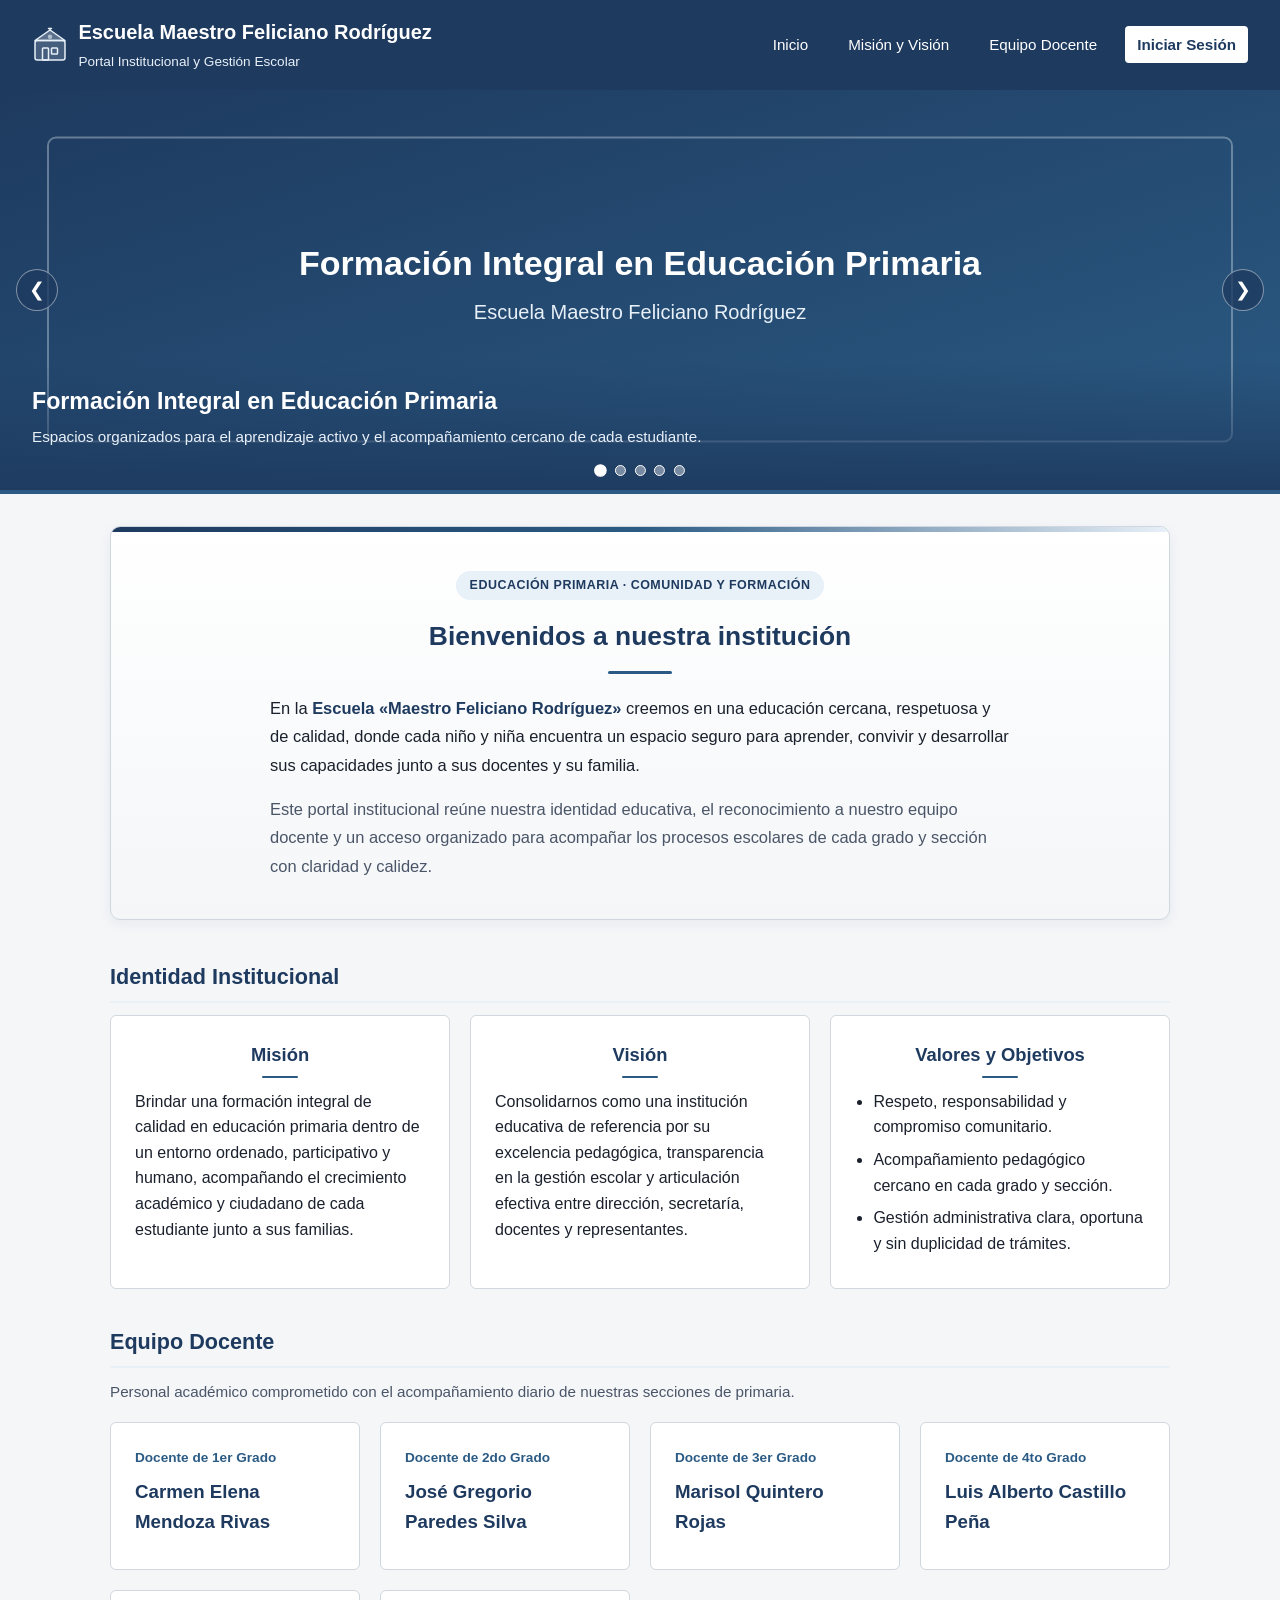
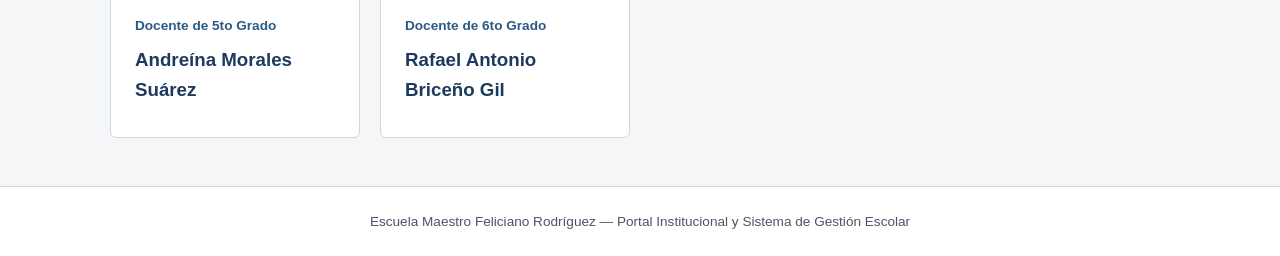
<file: frontend/index.html>
<!DOCTYPE html>
<html lang="es">
<head>
  <meta charset="UTF-8" />
  <meta name="viewport" content="width=device-width, initial-scale=1.0" />
  <title>Escuela Maestro Feliciano Rodríguez | Portal Institucional</title>
  <link rel="stylesheet" href="css/styles.css" />
</head>
<body>
  <header class="topbar">
    <div class="topbar__marca">
      <div class="topbar__marca-grupo">
        <svg class="topbar__icono" viewBox="0 0 48 48" fill="none" xmlns="http://www.w3.org/2000/svg" aria-hidden="true">
          <rect x="4" y="18" width="40" height="26" rx="3" fill="#e8f0f8" fill-opacity="0.2" stroke="#e8f0f8" stroke-width="2"/>
          <path d="M24 4L4 18h40L24 4z" fill="#e8f0f8" fill-opacity="0.3" stroke="#e8f0f8" stroke-width="2" stroke-linejoin="round"/>
          <rect x="14" y="28" width="8" height="16" rx="1" fill="none" stroke="#e8f0f8" stroke-width="2"/>
          <rect x="26" y="28" width="8" height="8" rx="1" fill="none" stroke="#e8f0f8" stroke-width="2"/>
          <circle cx="24" cy="13" r="3" fill="#e8f0f8" fill-opacity="0.6"/>
          <line x1="24" y1="4" x2="24" y2="2" stroke="#e8f0f8" stroke-width="2" stroke-linecap="round"/>
          <line x1="22" y1="2" x2="26" y2="2" stroke="#e8f0f8" stroke-width="2" stroke-linecap="round"/>
        </svg>
        <div>
          <h1>Escuela Maestro Feliciano Rodríguez</h1>
          <span>Portal Institucional y Gestión Escolar</span>
        </div>
      </div>
    </div>
    <nav class="nav-links" aria-label="Navegación principal">
      <a href="#inicio">Inicio</a>
      <a href="#mision-vision">Misión y Visión</a>
      <a href="#docentes">Equipo Docente</a>
      <a href="pages/login.html" class="btn-acceso">Iniciar Sesión</a>
    </nav>
  </header>

  <!-- Carrusel dinámico protagonista -->
  <section id="inicio" class="carrusel" aria-label="Galería institucional">
    <div id="carrusel-principal" class="carrusel__contenedor">
      <div id="carrusel-slides" class="carrusel__slides"></div>

      <button
        type="button"
        id="carrusel-prev"
        class="carrusel__control carrusel__control--prev"
        aria-label="Imagen anterior"
      >
        &#10094;
      </button>
      <button
        type="button"
        id="carrusel-next"
        class="carrusel__control carrusel__control--next"
        aria-label="Imagen siguiente"
      >
        &#10095;
      </button>

      <div id="carrusel-indicadores" class="carrusel__indicadores" aria-label="Indicadores del carrusel"></div>
    </div>
  </section>

  <main class="contenedor">
    <!-- Bienvenida e identidad institucional -->
    <section class="bienvenida">
      <span class="bienvenida__etiqueta">Educación Primaria · Comunidad y Formación</span>
      <h2>Bienvenidos a nuestra institución</h2>
      <hr class="bienvenida__separador" />
      <p>
        En la <strong>Escuela «Maestro Feliciano Rodríguez»</strong> creemos en una educación
        cercana, respetuosa y de calidad, donde cada niño y niña encuentra un espacio seguro para
        aprender, convivir y desarrollar sus capacidades junto a sus docentes y su familia.
      </p>
      <p>
        Este portal institucional reúne nuestra identidad educativa, el reconocimiento a nuestro
        equipo docente y un acceso organizado para acompañar los procesos escolares de cada grado
        y sección con claridad y calidez.
      </p>
    </section>

    <!-- Misión, Visión y Valores / Objetivos -->
    <section id="mision-vision" class="bloque-institucional">
      <h2 class="bloque-titulo">Identidad Institucional</h2>
      <div class="grid-3">
        <article class="card card--centrada">
          <h3>Misión</h3>
          <p>
            Brindar una formación integral de calidad en educación primaria dentro de un entorno ordenado,
            participativo y humano, acompañando el crecimiento académico y ciudadano de cada estudiante
            junto a sus familias.
          </p>
        </article>

        <article class="card card--centrada">
          <h3>Visión</h3>
          <p>
            Consolidarnos como una institución educativa de referencia por su excelencia pedagógica,
            transparencia en la gestión escolar y articulación efectiva entre dirección, secretaría,
            docentes y representantes.
          </p>
        </article>

        <article class="card card--centrada">
          <h3>Valores y Objetivos</h3>
          <ul class="lista-valores">
            <li>Respeto, responsabilidad y compromiso comunitario.</li>
            <li>Acompañamiento pedagógico cercano en cada grado y sección.</li>
            <li>Gestión administrativa clara, oportuna y sin duplicidad de trámites.</li>
          </ul>
        </article>
      </div>
    </section>

    <!-- Equipo Docente público -->
    <section id="docentes" class="bloque-institucional">
      <h2 class="bloque-titulo">Equipo Docente</h2>
      <p class="bloque-subtitulo">
        Personal académico comprometido con el acompañamiento diario de nuestras secciones de primaria.
      </p>
      <div id="lista-docentes" class="grid-3" aria-live="polite"></div>
    </section>
  </main>

  <footer class="footer">
    Escuela Maestro Feliciano Rodríguez — Portal Institucional y Sistema de Gestión Escolar
  </footer>

  <script src="js/config.js"></script>
  <script src="js/portal.js"></script>
</body>
</html>
</file>
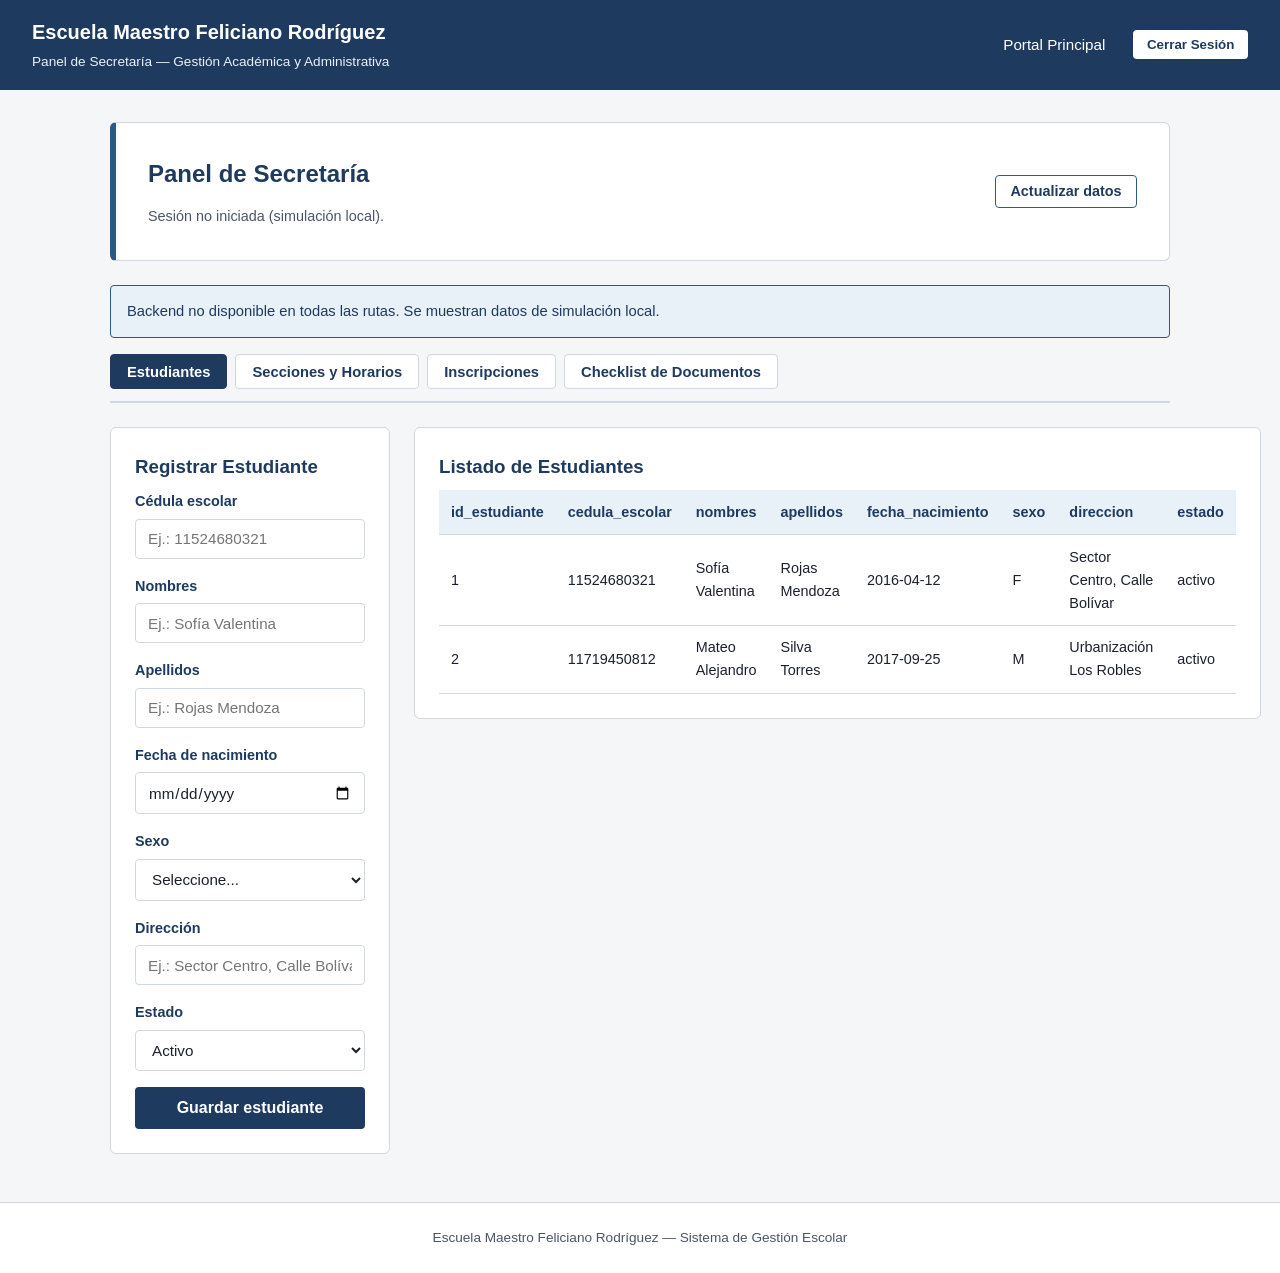
<file: frontend/pages/panel-secretaria.html>
<!DOCTYPE html>
<html lang="es">
<head>
  <meta charset="UTF-8" />
  <meta name="viewport" content="width=device-width, initial-scale=1.0" />
  <title>Panel de Secretaría | Escuela Maestro Feliciano Rodríguez</title>
  <link rel="stylesheet" href="../css/styles.css" />
</head>
<body>
  <header class="topbar">
    <div class="topbar__marca">
      <h1>Escuela Maestro Feliciano Rodríguez</h1>
      <span>Panel de Secretaría — Gestión Académica y Administrativa</span>
    </div>
    <nav class="nav-links">
      <a href="../index.html">Portal Principal</a>
      <button type="button" id="btn-cerrar-sesion" class="btn-acceso" style="border: none; padding: 0.45rem 0.85rem; border-radius: 4px; cursor: pointer;">
        Cerrar Sesión
      </button>
    </nav>
  </header>

  <main class="contenedor">
    <section class="hero panel-cabecera">
      <div>
        <h2>Panel de Secretaría</h2>
        <p id="usuario-actual" class="panel-usuario">Cargando sesión...</p>
      </div>
      <button type="button" id="btn-recargar-datos" class="btn-secundario">Actualizar datos</button>
    </section>

    <div id="mensaje-panel" class="mensaje-estado" role="alert" aria-live="polite"></div>

    <nav class="panel-tabs" aria-label="Secciones del panel de secretaría">
      <button type="button" class="panel-tab panel-tab--activa" data-tab="estudiantes">Estudiantes</button>
      <button type="button" class="panel-tab" data-tab="secciones">Secciones y Horarios</button>
      <button type="button" class="panel-tab" data-tab="inscripciones">Inscripciones</button>
      <button type="button" class="panel-tab" data-tab="checklist">Checklist de Documentos</button>
    </nav>

    <!-- Sección 1: Estudiantes -->
    <section id="seccion-estudiantes" class="panel-seccion panel-seccion--activa">
      <div class="grid-panel">
        <article class="card">
          <h3>Registrar Estudiante</h3>
          <form id="form-estudiante">
            <div class="form-grupo">
              <label for="cedula_escolar">Cédula escolar</label>
              <input type="text" id="cedula_escolar" name="cedula_escolar" placeholder="Ej.: 11524680321" required />
            </div>
            <div class="form-grupo">
              <label for="nombres">Nombres</label>
              <input type="text" id="nombres" name="nombres" placeholder="Ej.: Sofía Valentina" required />
            </div>
            <div class="form-grupo">
              <label for="apellidos">Apellidos</label>
              <input type="text" id="apellidos" name="apellidos" placeholder="Ej.: Rojas Mendoza" required />
            </div>
            <div class="form-grupo">
              <label for="fecha_nacimiento">Fecha de nacimiento</label>
              <input type="date" id="fecha_nacimiento" name="fecha_nacimiento" required />
            </div>
            <div class="form-grupo">
              <label for="sexo">Sexo</label>
              <select id="sexo" name="sexo" required>
                <option value="">Seleccione...</option>
                <option value="F">Femenino (F)</option>
                <option value="M">Masculino (M)</option>
              </select>
            </div>
            <div class="form-grupo">
              <label for="direccion">Dirección</label>
              <input type="text" id="direccion" name="direccion" placeholder="Ej.: Sector Centro, Calle Bolívar" required />
            </div>
            <div class="form-grupo">
              <label for="estado_estudiante">Estado</label>
              <select id="estado_estudiante" name="estado" required>
                <option value="activo">Activo</option>
                <option value="inactivo">Inactivo</option>
              </select>
            </div>
            <button type="submit" class="btn-primario">Guardar estudiante</button>
          </form>
        </article>

        <article class="card">
          <h3>Listado de Estudiantes</h3>
          <div class="tabla-contenedor">
            <table class="tabla-datos">
              <thead>
                <tr>
                  <th>id_estudiante</th>
                  <th>cedula_escolar</th>
                  <th>nombres</th>
                  <th>apellidos</th>
                  <th>fecha_nacimiento</th>
                  <th>sexo</th>
                  <th>direccion</th>
                  <th>estado</th>
                </tr>
              </thead>
              <tbody id="tabla-estudiantes"></tbody>
            </table>
          </div>
        </article>
      </div>
    </section>

    <!-- Sección 2: SECCION + Horarios y Aulas -->
    <section id="seccion-secciones" class="panel-seccion">
      <div class="grid-panel" style="margin-bottom: 1.5rem;">
        <article class="card">
          <h3>Crear Sección</h3>
          <form id="form-seccion">
            <div class="form-grupo">
              <label for="grado">Grado</label>
              <select id="grado" name="grado" required>
                <option value="">Seleccione grado...</option>
                <option value="1er Grado">1er Grado</option>
                <option value="2do Grado">2do Grado</option>
                <option value="3er Grado">3er Grado</option>
                <option value="4to Grado">4to Grado</option>
                <option value="5to Grado">5to Grado</option>
                <option value="6to Grado">6to Grado</option>
              </select>
            </div>
            <div class="form-grupo">
              <label for="letra_seccion">Letra de sección</label>
              <input type="text" id="letra_seccion" name="letra_seccion" maxlength="2" placeholder="Ej.: A" required />
            </div>
            <div class="form-grupo">
              <label for="periodo_escolar">Periodo escolar</label>
              <input type="text" id="periodo_escolar" name="periodo_escolar" placeholder="Ej.: 2026-2027" required />
            </div>
            <div class="form-grupo">
              <label for="id_docente">ID del docente (id_docente)</label>
              <input type="number" id="id_docente" name="id_docente" min="1" placeholder="Ej.: 10" required />
            </div>
            <button type="submit" class="btn-primario">Guardar sección</button>
          </form>
        </article>

        <article class="card">
          <h3>Secciones Registradas</h3>
          <div class="tabla-contenedor">
            <table class="tabla-datos">
              <thead>
                <tr>
                  <th>id_seccion</th>
                  <th>grado</th>
                  <th>letra_seccion</th>
                  <th>periodo_escolar</th>
                  <th>id_docente</th>
                </tr>
              </thead>
              <tbody id="tabla-secciones"></tbody>
            </table>
          </div>
        </article>
      </div>

      <div class="grid-panel">
        <article class="card">
          <h3>Asignar Horario y Aula</h3>
          <form id="form-horario">
            <div class="form-grupo">
              <label for="horario_id_seccion">Sección (id_seccion)</label>
              <select id="horario_id_seccion" name="id_seccion" required></select>
            </div>
            <div class="form-grupo">
              <label for="horario_id_docente">ID del docente (id_docente)</label>
              <input type="number" id="horario_id_docente" name="id_docente" min="1" required />
            </div>
            <div class="form-grupo">
              <label for="horario_grado">Grado</label>
              <input type="text" id="horario_grado" name="grado" readonly required />
            </div>
            <div class="form-grupo">
              <label for="horario_letra_seccion">Letra de sección</label>
              <input type="text" id="horario_letra_seccion" name="letra_seccion" readonly required />
            </div>
            <div class="form-grupo">
              <label for="bloque_horario">Bloque horario</label>
              <input type="text" id="bloque_horario" name="bloque_horario" placeholder="Ej.: Lun-Mie 07:30-09:00" required />
            </div>
            <div class="form-grupo">
              <label for="aula">Aula</label>
              <input type="text" id="aula" name="aula" placeholder="Ej.: Aula 03" required />
            </div>
            <button type="submit" class="btn-primario">Asignar horario</button>
          </form>
        </article>

        <article class="card">
          <h3>Horarios y Aulas Asignadas</h3>
          <div class="tabla-contenedor">
            <table class="tabla-datos">
              <thead>
                <tr>
                  <th>id_seccion</th>
                  <th>grado / letra_seccion</th>
                  <th>id_docente</th>
                  <th>bloque_horario</th>
                  <th>aula</th>
                  <th>Estado</th>
                </tr>
              </thead>
              <tbody id="tabla-horarios"></tbody>
            </table>
          </div>
        </article>
      </div>
    </section>

    <!-- Sección 3: INSCRIPCION -->
    <section id="seccion-inscripciones" class="panel-seccion">
      <div class="grid-panel">
        <article class="card">
          <h3>Registrar Inscripción</h3>
          <form id="form-inscripcion">
            <div class="form-grupo">
              <label for="inscripcion_id_estudiante">Estudiante (id_estudiante)</label>
              <select id="inscripcion_id_estudiante" name="id_estudiante" required></select>
            </div>
            <div class="form-grupo">
              <label for="inscripcion_id_seccion">Sección (id_seccion)</label>
              <select id="inscripcion_id_seccion" name="id_seccion" required></select>
            </div>
            <div class="form-grupo">
              <label for="fecha_inscripcion">Fecha de inscripción</label>
              <input type="date" id="fecha_inscripcion" name="fecha_inscripcion" required />
            </div>
            <div class="form-grupo">
              <label for="estado">Estado</label>
              <select id="estado" name="estado" required>
                <option value="pendiente">Pendiente</option>
                <option value="en_revision">En revisión</option>
                <option value="aprobada">Aprobada</option>
                <option value="rechazada">Rechazada</option>
              </select>
            </div>
            <button type="submit" class="btn-primario">Guardar inscripción</button>
          </form>
        </article>

        <article class="card">
          <h3>Listado de Inscripciones</h3>
          <div class="tabla-contenedor">
            <table class="tabla-datos">
              <thead>
                <tr>
                  <th>id_inscripcion</th>
                  <th>fecha_inscripcion</th>
                  <th>estado</th>
                  <th>id_estudiante</th>
                  <th>id_seccion</th>
                </tr>
              </thead>
              <tbody id="tabla-inscripciones"></tbody>
            </table>
          </div>
        </article>
      </div>
    </section>

    <!-- Sección 4: CHECKLIST_DOCUMENTO -->
    <section id="seccion-checklist" class="panel-seccion">
      <div class="grid-panel">
        <article class="card">
          <h3>Actualizar Checklist de Documentos</h3>
          <form id="form-checklist">
            <div class="form-grupo">
              <label for="checklist_id_inscripcion">Inscripción (id_inscripcion)</label>
              <select id="checklist_id_inscripcion" name="id_inscripcion" required></select>
            </div>

            <div class="checklist-grid">
              <label class="checklist-item">
                <input type="checkbox" id="partida_nacimiento" name="partida_nacimiento" />
                <span>Partida de nacimiento (`partida_nacimiento`)</span>
              </label>
              <label class="checklist-item">
                <input type="checkbox" id="cedula_representante" name="cedula_representante" />
                <span>Cédula del representante (`cedula_representante`)</span>
              </label>
              <label class="checklist-item">
                <input type="checkbox" id="cedula_estudiante" name="cedula_estudiante" />
                <span>Cédula escolar/estudiante (`cedula_estudiante`)</span>
              </label>
              <label class="checklist-item">
                <input type="checkbox" id="fotos" name="fotos" />
                <span>Fotos tipo carnet (`fotos`)</span>
              </label>
              <label class="checklist-item">
                <input type="checkbox" id="planillas" name="planillas" />
                <span>Planillas de inscripción (`planillas`)</span>
              </label>
            </div>

            <button type="submit" class="btn-primario">Guardar checklist</button>
          </form>
        </article>

        <article class="card">
          <h3>Control de Documentos por Inscripción</h3>
          <div class="tabla-contenedor">
            <table class="tabla-datos">
              <thead>
                <tr>
                  <th>id_checklist</th>
                  <th>id_inscripcion</th>
                  <th>partida_nacimiento</th>
                  <th>cedula_representante</th>
                  <th>cedula_estudiante</th>
                  <th>fotos</th>
                  <th>planillas</th>
                </tr>
              </thead>
              <tbody id="tabla-checklist"></tbody>
            </table>
          </div>
        </article>
      </div>
    </section>
  </main>

  <footer class="footer">
    Escuela Maestro Feliciano Rodríguez — Sistema de Gestión Escolar
  </footer>

  <script src="../js/config.js"></script>
  <script src="../js/auth.js"></script>
  <script src="../js/secretaria.js"></script>
</body>
</html>
</file>
<file: frontend/css/styles.css>
:root {
  --azul-oscuro: #1e3a5f;
  --azul-medio: #2b5b84;
  --azul-claro: #e8f0f8;
  --gris-fondo: #f4f6f8;
  --gris-borde: #d0d7de;
  --gris-texto: #4a5568;
  --blanco: #ffffff;
  --texto-principal: #1a202c;
}

* {
  box-sizing: border-box;
  margin: 0;
  padding: 0;
}

body {
  font-family: Arial, Helvetica, sans-serif;
  background-color: var(--gris-fondo);
  color: var(--texto-principal);
  line-height: 1.6;
}

.topbar {
  background-color: var(--azul-oscuro);
  color: var(--blanco);
  padding: 1rem 2rem;
  display: flex;
  justify-content: space-between;
  align-items: center;
  flex-wrap: wrap;
  gap: 1rem;
}

.topbar__marca-grupo {
  display: flex;
  align-items: center;
  gap: 0.65rem;
}

.topbar__icono {
  width: 36px;
  height: 36px;
  flex-shrink: 0;
}

.topbar__marca h1 {
  font-size: 1.25rem;
}

.topbar__marca span {
  font-size: 0.85rem;
  color: var(--azul-claro);
}

.nav-links {
  display: flex;
  gap: 1rem;
  align-items: center;
}

.nav-links a {
  color: var(--blanco);
  text-decoration: none;
  font-size: 0.95rem;
  padding: 0.4rem 0.75rem;
  border-radius: 4px;
}

.nav-links a:hover {
  background-color: var(--azul-medio);
}

.btn-acceso {
  background-color: var(--blanco);
  color: var(--azul-oscuro) !important;
  font-weight: bold;
}

.contenedor {
  max-width: 1100px;
  margin: 2rem auto;
  padding: 0 1.25rem;
}

.hero {
  background-color: var(--blanco);
  border: 1px solid var(--gris-borde);
  border-left: 6px solid var(--azul-medio);
  border-radius: 6px;
  padding: 2rem;
  margin-bottom: 2rem;
}

.hero h2 {
  color: var(--azul-oscuro);
  margin-bottom: 0.75rem;
}

.grid-2 {
  display: grid;
  grid-template-columns: repeat(auto-fit, minmax(280px, 1fr));
  gap: 1.5rem;
  margin-bottom: 2rem;
}

.grid-3 {
  display: grid;
  grid-template-columns: repeat(auto-fit, minmax(220px, 1fr));
  gap: 1.25rem;
}

.card {
  background-color: var(--blanco);
  border: 1px solid var(--gris-borde);
  border-radius: 6px;
  padding: 1.5rem;
}

.card h3 {
  color: var(--azul-oscuro);
  margin-bottom: 0.5rem;
}

.card__rol {
  font-size: 0.85rem;
  color: var(--azul-medio);
  font-weight: bold;
  margin-bottom: 0.5rem;
}

.footer {
  text-align: center;
  padding: 1.5rem;
  color: var(--gris-texto);
  font-size: 0.85rem;
  border-top: 1px solid var(--gris-borde);
  background-color: var(--blanco);
  margin-top: 3rem;
}

/* Contenedor compacto para formularios de acceso y registro */
.contenedor--estrecho {
  max-width: 560px;
}

.form-grupo {
  display: flex;
  flex-direction: column;
  gap: 0.35rem;
  margin-bottom: 1rem;
}

.form-grupo label {
  font-size: 0.9rem;
  font-weight: bold;
  color: var(--azul-oscuro);
}

.form-grupo input,
.form-grupo select {
  width: 100%;
  padding: 0.65rem 0.75rem;
  border: 1px solid var(--gris-borde);
  border-radius: 4px;
  font-family: inherit;
  font-size: 0.95rem;
  color: var(--texto-principal);
  background-color: var(--blanco);
}

.form-grupo input:focus,
.form-grupo select:focus {
  outline: none;
  border-color: var(--azul-medio);
  box-shadow: 0 0 0 2px var(--azul-claro);
}

.nota-campo {
  font-size: 0.82rem;
  color: var(--gris-texto);
}

.btn-primario {
  width: 100%;
  padding: 0.75rem 1rem;
  border: none;
  border-radius: 4px;
  background-color: var(--azul-oscuro);
  color: var(--blanco);
  font-size: 1rem;
  font-weight: bold;
  cursor: pointer;
}

.btn-primario:hover {
  background-color: var(--azul-medio);
}

.btn-primario:disabled {
  background-color: var(--gris-texto);
  cursor: not-allowed;
}

.mensaje-estado {
  display: none;
  padding: 0.85rem 1rem;
  border-radius: 4px;
  font-size: 0.92rem;
  margin-bottom: 1rem;
  border: 1px solid var(--gris-borde);
}

.mensaje-estado--visible {
  display: block;
}

.mensaje-estado--exito {
  background-color: var(--azul-claro);
  border-color: var(--azul-medio);
  color: var(--azul-oscuro);
}

.mensaje-estado--error {
  background-color: var(--gris-fondo);
  border-color: var(--azul-oscuro);
  color: var(--texto-principal);
}

.enlace-secundario {
  margin-top: 1.25rem;
  text-align: center;
  font-size: 0.9rem;
  color: var(--gris-texto);
}

.enlace-secundario a {
  color: var(--azul-medio);
  font-weight: bold;
  text-decoration: none;
}

.enlace-secundario a:hover {
  text-decoration: underline;
}

/* Estilos reutilizables para paneles administrativos */
.panel-cabecera {
  display: flex;
  justify-content: space-between;
  align-items: center;
  flex-wrap: wrap;
  gap: 1rem;
  margin-bottom: 1.5rem;
}

.panel-usuario {
  font-size: 0.9rem;
  color: var(--gris-texto);
}

.panel-tabs {
  display: flex;
  flex-wrap: wrap;
  gap: 0.5rem;
  margin-bottom: 1.5rem;
  border-bottom: 2px solid var(--gris-borde);
  padding-bottom: 0.75rem;
}

.panel-tab {
  padding: 0.55rem 1rem;
  border: 1px solid var(--gris-borde);
  border-radius: 4px;
  background-color: var(--blanco);
  color: var(--azul-oscuro);
  font-size: 0.92rem;
  font-weight: bold;
  cursor: pointer;
}

.panel-tab:hover {
  background-color: var(--azul-claro);
}

.panel-tab--activa {
  background-color: var(--azul-oscuro);
  border-color: var(--azul-oscuro);
  color: var(--blanco);
}

.panel-tab--activa:hover {
  background-color: var(--azul-medio);
}

.panel-seccion {
  display: none;
}

.panel-seccion--activa {
  display: block;
}

.grid-panel {
  display: grid;
  grid-template-columns: minmax(280px, 360px) 1fr;
  gap: 1.5rem;
  align-items: start;
}

@media (max-width: 860px) {
  .grid-panel {
    grid-template-columns: 1fr;
  }
}

.btn-secundario {
  padding: 0.45rem 0.9rem;
  border: 1px solid var(--azul-medio);
  border-radius: 4px;
  background-color: var(--blanco);
  color: var(--azul-oscuro);
  font-size: 0.9rem;
  font-weight: bold;
  cursor: pointer;
}

.btn-secundario:hover {
  background-color: var(--azul-claro);
}

.tabla-contenedor {
  width: 100%;
  overflow-x: auto;
}

.tabla-datos {
  width: 100%;
  border-collapse: collapse;
  font-size: 0.9rem;
}

.tabla-datos th,
.tabla-datos td {
  padding: 0.65rem 0.75rem;
  border-bottom: 1px solid var(--gris-borde);
  text-align: left;
  vertical-align: middle;
}

.tabla-datos th {
  background-color: var(--azul-claro);
  color: var(--azul-oscuro);
  font-weight: bold;
  white-space: nowrap;
}

.tabla-datos tbody tr:hover {
  background-color: var(--gris-fondo);
}

.badge-estado {
  display: inline-block;
  padding: 0.2rem 0.55rem;
  border-radius: 4px;
  font-size: 0.8rem;
  font-weight: bold;
  border: 1px solid var(--gris-borde);
}

.badge-estado--aprobada {
  background-color: var(--azul-claro);
  border-color: var(--azul-medio);
  color: var(--azul-oscuro);
}

.badge-estado--pendiente {
  background-color: var(--gris-fondo);
  border-color: var(--gris-borde);
  color: var(--gris-texto);
}

.badge-estado--alerta {
  background-color: var(--azul-oscuro);
  border-color: var(--azul-oscuro);
  color: var(--blanco);
}

.checklist-grid {
  display: grid;
  grid-template-columns: 1fr;
  gap: 0.6rem;
  margin-bottom: 1rem;
}

.checklist-item {
  display: flex;
  align-items: center;
  gap: 0.5rem;
  padding: 0.5rem 0.65rem;
  border: 1px solid var(--gris-borde);
  border-radius: 4px;
  background-color: var(--gris-fondo);
  font-size: 0.9rem;
  color: var(--texto-principal);
  cursor: pointer;
}

.checklist-item input[type="checkbox"] {
  width: auto;
  accent-color: var(--azul-oscuro);
}

/* Carrusel dinámico protagonista del portal institucional */
.carrusel {
  width: 100%;
  background-color: var(--azul-oscuro);
  border-bottom: 4px solid var(--azul-medio);
}

.carrusel__contenedor {
  position: relative;
  max-width: 1280px;
  margin: 0 auto;
  height: 400px;
  overflow: hidden;
  background-color: var(--azul-oscuro);
}

.carrusel__slides {
  position: relative;
  width: 100%;
  height: 100%;
}

.carrusel__slide {
  position: absolute;
  inset: 0;
  opacity: 0;
  transition: opacity 0.45s ease;
  pointer-events: none;
}

.carrusel__slide--activa {
  opacity: 1;
  pointer-events: auto;
}

.carrusel__imagen {
  width: 100%;
  height: 100%;
  object-fit: cover;
  display: block;
}

.carrusel__pie {
  position: absolute;
  left: 0;
  right: 0;
  bottom: 0;
  padding: 1.5rem 2rem 2.5rem;
  background: linear-gradient(transparent, rgba(30, 58, 95, 0.92));
  color: var(--blanco);
}

.carrusel__pie h2 {
  font-size: 1.45rem;
  margin-bottom: 0.3rem;
}

.carrusel__pie p {
  font-size: 0.95rem;
  color: var(--azul-claro);
  max-width: 720px;
}

.carrusel__control {
  position: absolute;
  top: 50%;
  transform: translateY(-50%);
  width: 42px;
  height: 42px;
  border: 1px solid rgba(255, 255, 255, 0.45);
  border-radius: 50%;
  background-color: rgba(30, 58, 95, 0.78);
  color: var(--blanco);
  font-size: 1.2rem;
  cursor: pointer;
  z-index: 2;
}

.carrusel__control:hover {
  background-color: var(--azul-medio);
}

.carrusel__control--prev {
  left: 1rem;
}

.carrusel__control--next {
  right: 1rem;
}

.carrusel__indicadores {
  position: absolute;
  left: 50%;
  bottom: 0.85rem;
  transform: translateX(-50%);
  display: flex;
  gap: 0.55rem;
  z-index: 2;
}

.carrusel__punto {
  width: 11px;
  height: 11px;
  border-radius: 50%;
  border: 1px solid var(--blanco);
  background-color: rgba(255, 255, 255, 0.4);
  cursor: pointer;
  padding: 0;
}

.carrusel__punto--activo {
  background-color: var(--blanco);
  transform: scale(1.15);
}

@media (max-width: 720px) {
  .carrusel__contenedor {
    height: 300px;
  }

  .carrusel__pie {
    padding: 1rem 1.25rem 2.25rem;
  }

  .carrusel__pie h2 {
    font-size: 1.15rem;
  }
}

/* Bloques de contenido institucional debajo del carrusel */
.bloque-institucional {
  margin-bottom: 2.25rem;
}

.bloque-titulo {
  color: var(--azul-oscuro);
  font-size: 1.35rem;
  margin-bottom: 0.75rem;
  padding-bottom: 0.4rem;
  border-bottom: 2px solid var(--azul-claro);
}

.bloque-subtitulo {
  color: var(--gris-texto);
  font-size: 0.95rem;
  margin-bottom: 1.15rem;
}

.lista-valores {
  padding-left: 1.15rem;
  color: var(--texto-principal);
}

.lista-valores li {
  margin-bottom: 0.45rem;
}

.llamado-acceso {
  margin-top: 1.1rem;
}

.btn-inline {
  display: inline-block;
  width: auto;
  text-decoration: none;
  text-align: center;
  padding: 0.65rem 1.35rem;
}

/* Bloque de bienvenida institucional */
.bienvenida {
  background: linear-gradient(180deg, var(--blanco) 0%, var(--gris-fondo) 100%);
  border: 1px solid var(--gris-borde);
  border-radius: 10px;
  padding: 2.75rem 2.25rem 2.4rem;
  margin-bottom: 2.5rem;
  text-align: center;
  position: relative;
  overflow: hidden;
  box-shadow: 0 4px 14px rgba(30, 58, 95, 0.06);
}

.bienvenida::before {
  content: '';
  position: absolute;
  top: 0;
  left: 0;
  right: 0;
  height: 5px;
  background: linear-gradient(90deg, var(--azul-oscuro), var(--azul-medio), var(--azul-claro));
}

.bienvenida__etiqueta {
  display: inline-block;
  background-color: var(--azul-claro);
  color: var(--azul-oscuro);
  font-size: 0.78rem;
  font-weight: bold;
  letter-spacing: 0.04em;
  text-transform: uppercase;
  padding: 0.3rem 0.85rem;
  border-radius: 999px;
  margin-bottom: 0.9rem;
}

.bienvenida h2 {
  color: var(--azul-oscuro);
  font-size: 1.65rem;
  margin-bottom: 0.5rem;
}

.bienvenida__separador {
  width: 64px;
  height: 3px;
  background-color: var(--azul-medio);
  border: none;
  border-radius: 2px;
  margin: 0.85rem auto 1.25rem;
}

.bienvenida p {
  color: var(--texto-principal);
  font-size: 1.03rem;
  max-width: 740px;
  margin: 0 auto;
  line-height: 1.75;
  text-align: left;
}

.bienvenida p + p {
  margin-top: 0.9rem;
  color: var(--gris-texto);
}

.bienvenida strong {
  color: var(--azul-oscuro);
}

/* Tarjetas con texto centrado para Misión/Visión/Valores */
.card--centrada {
  text-align: center;
}

.card--centrada h3 {
  font-size: 1.15rem;
  margin-bottom: 0.65rem;
  position: relative;
  display: inline-block;
}

.card--centrada h3::after {
  content: '';
  display: block;
  width: 36px;
  height: 2px;
  background-color: var(--azul-medio);
  margin: 0.4rem auto 0;
  border-radius: 2px;
}

.card--centrada p,
.card--centrada ul {
  text-align: left;
}
</file>
